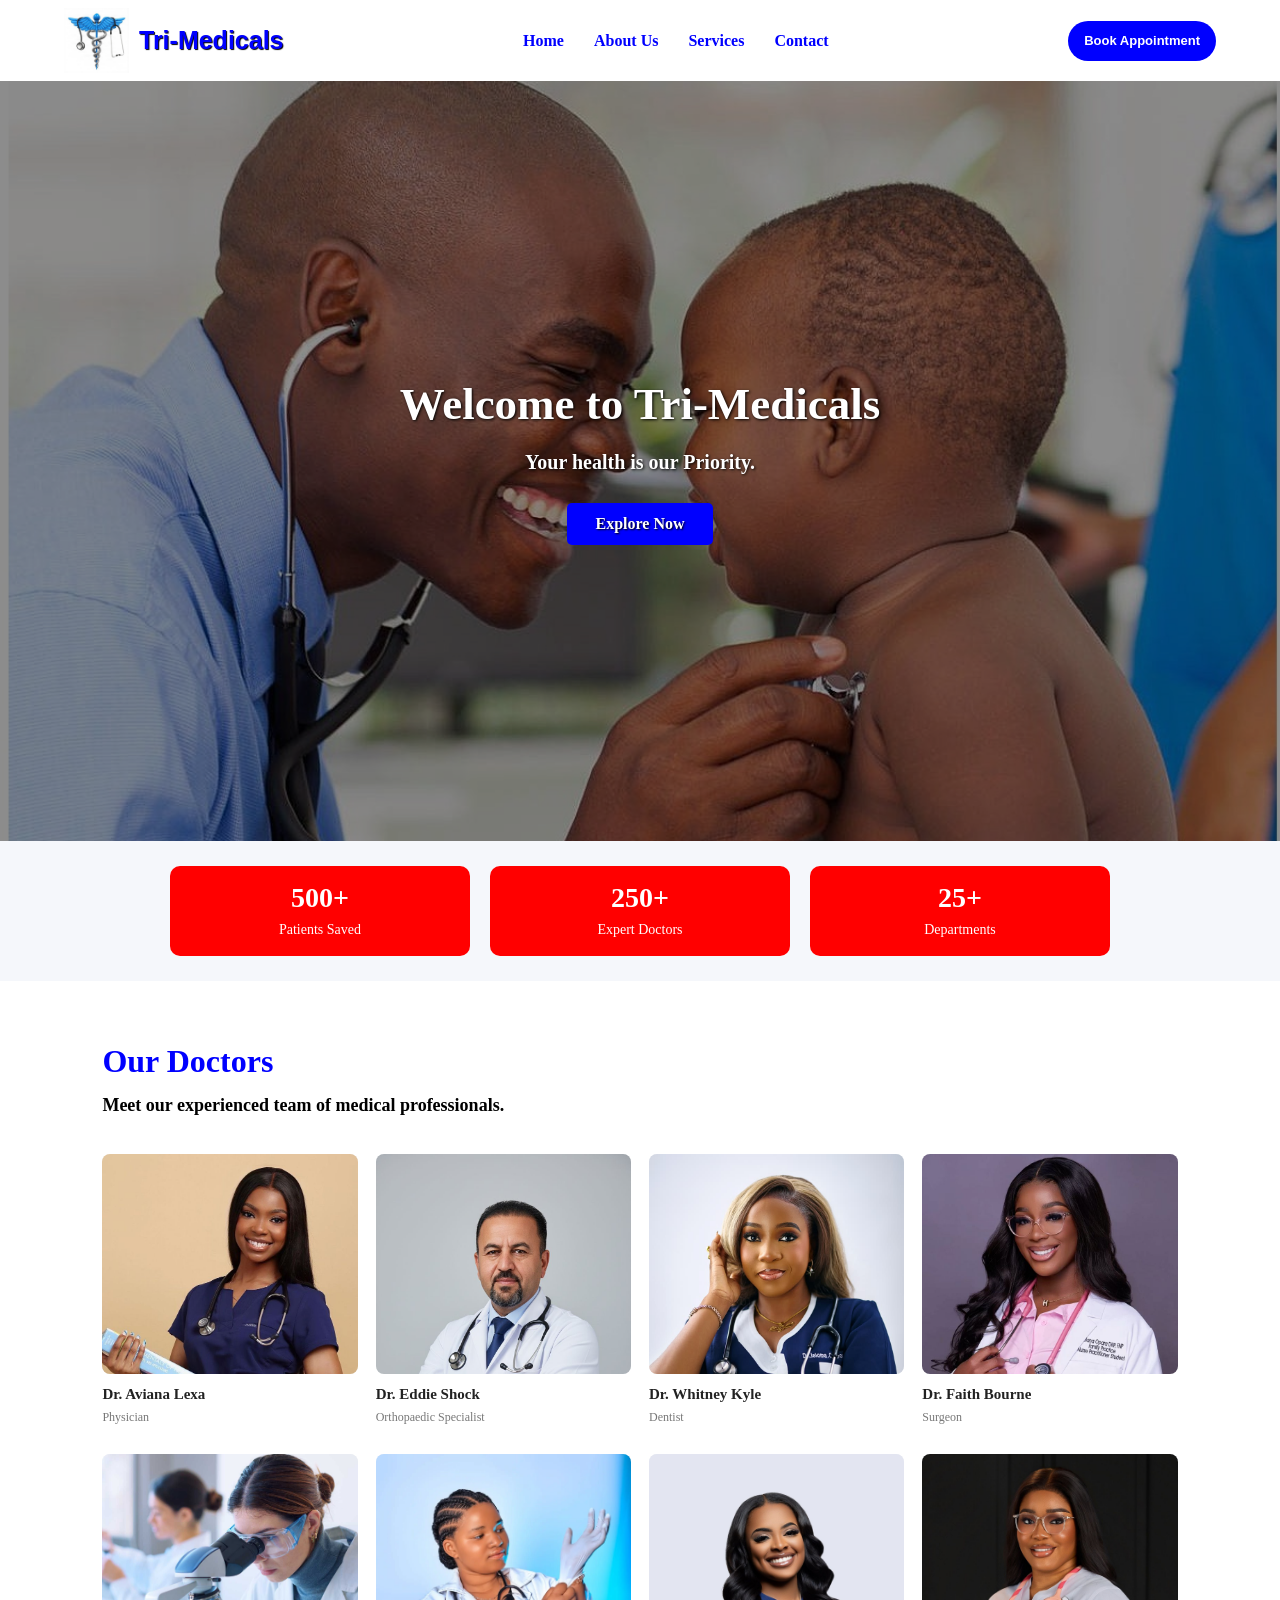
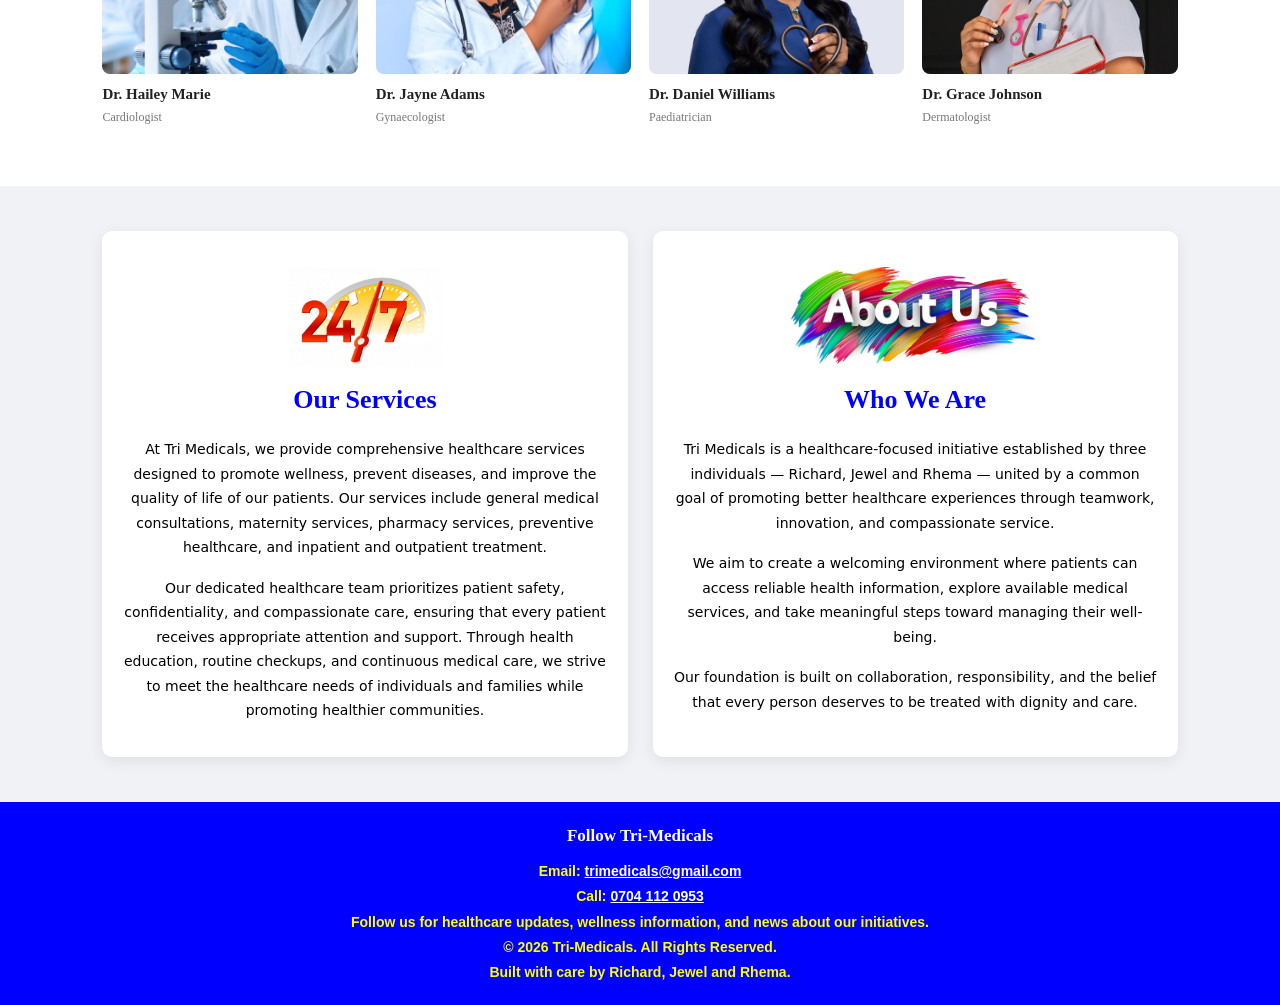
<file: index.html>
<!DOCTYPE html>
<html lang="en">

<head>
    <meta charset="UTF-8">
    <meta name="viewport" content="width=device-width, initial-scale=1.0">

    <title>Tri-Medicals | Quality Healthcare</title>

    <link rel="stylesheet" href="index.css">
</head>

<body>

    <!-- =========================
         HEADER
    ========================== -->

    <header class="header">

        <div class="logo">
            <img
                src="57fd39310b9ed215d905737ed5369419.jpg"
                alt="Tri-Medicals Logo"
                width="100"
                height="100"
            >
            <small>Tri-Medicals</small>
        </div>

        <nav aria-label="Main navigation">
            <a href="index.html">Home</a>
            <a href="#About">About Us</a>
            <a href="#Services">Services</a>
            <a href="#contact">Contact</a>
        </nav>

        <div class="buttn">
            <button type="button">
                <a href="book.html">Book Appointment</a>
            </button>
        </div>

    </header>


    <!-- =========================
         HERO SLIDER
    ========================== -->

    <section class="hero" aria-label="Welcome to Tri-Medicals">

        <div class="hero-content">

            <!-- SLIDE ONE -->

            <div class="slide slide1">

                <h1>Welcome to Tri-Medicals</h1>

                <p>Your health is our Priority.</p>

                <a href="#doctors" class="btn">
                    Explore Now
                </a>

            </div>


            <!-- SLIDE TWO -->

            <div class="slide slide2">

                <h1>Quality Healthcare</h1>

                <p>
                    Providing exceptional medical care
                    for your well-being.
                </p>

                <a href="jewel.html" class="btn">
                    Learn More
                </a>

            </div>


            <!-- SLIDE THREE -->

            <div class="slide slide3">

                <h1>Experience Excellence</h1>

                <p>
                    Providing outstanding healthcare services.
                </p>

                <a href="rema.html" class="btn">
                    Get Started
                </a>

            </div>

        </div>

    </section>


    <!-- =========================
         FLAUNT / STATISTICS
    ========================== -->

    <section class="flaunt" aria-label="Tri-Medicals statistics">

        <div class="flaunt-content">
            <h2>500+</h2>
            <p>Patients Saved</p>
        </div>

        <div class="flaunt-content">
            <h2>250+</h2>
            <p>Expert Doctors</p>
        </div>

        <div class="flaunt-content">
            <h2>25+</h2>
            <p>Departments</p>
        </div>

    </section>


    <!-- =========================
         DOCTORS SECTION
    ========================== -->

    <section class="doctors" id="doctors">

        <div class="doctors-heading">
            <h2>Our Doctors</h2>

            <p>
                Meet our experienced team of medical professionals.
            </p>
        </div>

        <div class="doctors-container">

            <div class="doctor">
                <div class="doctor-image">
                    <img
                        src="1a757b9acd0ac59963c30a7845293c76.jpg"
                        alt="Dr. Aviana Lexa"
                        loading="lazy"
                    >
                </div>
                <h3>Dr. Aviana Lexa</h3>
                <p>Physician</p>
            </div>


            <div class="doctor">
                <div class="doctor-image">
                    <img
                        src="f1638a3b734fa2c73a05cc1893f5796e.jpg"
                        alt="Dr. Eddie Shock"
                        loading="lazy"
                    >
                </div>
                <h3>Dr. Eddie Shock</h3>
                <p>Orthopaedic Specialist</p>
            </div>


            <div class="doctor">
                <div class="doctor-image">
                    <img
                        src="ee (1).jpg"
                        alt="Dr. Whitney Kyle"
                        loading="lazy"
                    >
                </div>
                <h3>Dr. Whitney Kyle</h3>
                <p>Dentist</p>
            </div>


            <div class="doctor">
                <div class="doctor-image">
                    <img
                        src="0347b9b4e133ac44768836cc714ef6ae.jpg"
                        alt="Dr. Faith Bourne"
                        loading="lazy"
                    >
                </div>
                <h3>Dr. Faith Bourne</h3>
                <p>Surgeon</p>
            </div>


            <div class="doctor">
                <div class="doctor-image">
                    <img
                        src="ca16efb843da4da2bc62c32de4078e88.jpg"
                        alt="Dr. Hailey Marie"
                        loading="lazy"
                    >
                </div>
                <h3>Dr. Hailey Marie</h3>
                <p>Cardiologist</p>
            </div>


            <div class="doctor">
                <div class="doctor-image">
                    <img
                        src="8018d96ec3105ccbb4c014d3eaa37e16.jpg"
                        alt="Dr. Jayne Adams"
                        loading="lazy"
                    >
                </div>
                <h3>Dr. Jayne Adams</h3>
                <p>Gynaecologist</p>
            </div>


            <div class="doctor">
                <div class="doctor-image">
                    <img
                        src="ee (2).jpg"
                        alt="Dr. Daniel Williams"
                        loading="lazy"
                    >
                </div>
                <h3>Dr. Daniel Williams</h3>
                <p>Paediatrician</p>
            </div>


            <div class="doctor">
                <div class="doctor-image">
                    <img
                        src="b3552e364f4a2244667522ef50757efb.jpg"
                        alt="Dr. Grace Johnson"
                        loading="lazy"
                    >
                </div>
                <h3>Dr. Grace Johnson</h3>
                <p>Dermatologist</p>
            </div>

        </div>

    </section>


    <!-- =========================
         ABOUT US AND SERVICES
    ========================== -->

    <section class="content" aria-label="About Tri-Medicals">

        <!-- OUR SERVICES -->

        <div class="content-section" id="Services">

            <div class="logos">
                <img
                    src="c5f24e0ccd34e02118a8fd1b642acce1.jpg"
                    alt="Tri-Medicals services"
                    width="150"
                    height="100"
                    loading="lazy"
                >
            </div>

            <h2>Our Services</h2>

            <p>
                At Tri Medicals, we provide comprehensive healthcare
                services designed to promote wellness, prevent diseases,
                and improve the quality of life of our patients.

                Our services include general medical consultations,
                maternity services, pharmacy services, preventive
                healthcare, and inpatient and outpatient treatment.
            </p>

            <p>
                Our dedicated healthcare team prioritizes patient safety,
                confidentiality, and compassionate care, ensuring that
                every patient receives appropriate attention and support.

                Through health education, routine checkups, and continuous
                medical care, we strive to meet the healthcare needs of
                individuals and families while promoting healthier
                communities.
            </p>

        </div>


        <!-- ABOUT US -->

        <div class="content-section" id="About">

            <div class="logos">
                <img
                    src="f0aa457db491c90fc447aba554504ecc.jpg"
                    alt="About Tri-Medicals"
                    width="250"
                    height="100"
                    loading="lazy"
                >
            </div>

            <h2>Who We Are</h2>

            <p>
                Tri Medicals is a healthcare-focused initiative
                established by three individuals — Richard, Jewel and
                Rhema — united by a common goal of promoting better
                healthcare experiences through teamwork, innovation,
                and compassionate service.
            </p>

            <p>
                We aim to create a welcoming environment where patients
                can access reliable health information, explore available
                medical services, and take meaningful steps toward
                managing their well-being.
            </p>

            <p>
                Our foundation is built on collaboration, responsibility,
                and the belief that every person deserves to be treated
                with dignity and care.
            </p>

        </div>

    </section>


    <!-- =========================
         FOOTER / CONTACT
    ========================== -->

    <footer id="contact">

        <h3>
            Follow Tri-Medicals
        </h3>

        <p>
            Email:
            <a href="mailto:trimedicals@gmail.com">
                trimedicals@gmail.com
            </a>
            <br>

            Call:
            <a href="tel:07041120953">
                0704 112 0953
            </a>
            <br>

            Follow us for healthcare updates, wellness information,
            and news about our initiatives.
        </p>

        <p>
            &copy; 2026 Tri-Medicals. All Rights Reserved.
            <br>
            Built with care by Richard, Jewel and Rhema.
        </p>

    </footer>

</body>
</html>
</file>
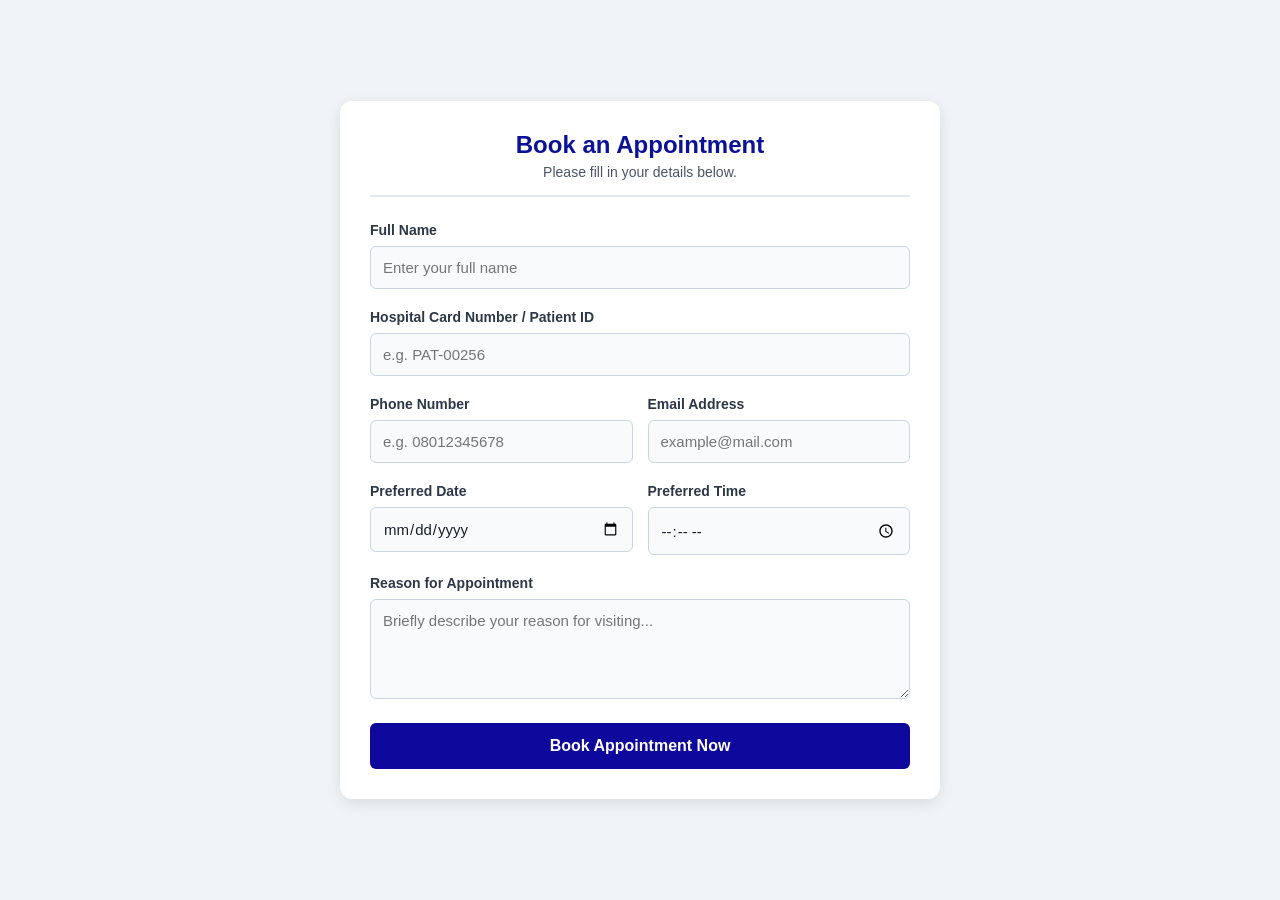
<file: book.html>
<!DOCTYPE html>
<html lang="en">
<head>
    <meta charset="UTF-8">
    <meta name="viewport" content="width=device-width, initial-scale=1.0">
    <title>Document</title>
    <link rel="stylesheet" href="book.css">
</head>
<body>
    
   <div class="container">
        <div class="header">
            <h2>Book an Appointment</h2>
            <p>Please fill in your details below.</p>
        </div>

        <form action="#" method="POST">
        
            <div class="form-group">
                <label for="fullname">Full Name</label>
                <input type="text" id="fullname" name="fullname" placeholder="Enter your full name" required>
            </div>

            <div class="form-group">
                <label for="card_number">Hospital Card Number / Patient ID</label>
                <input type="text" id="card_number" n placeholder="e.g. PAT-00256" required>
            </div>

            
            <div class="form-row">
                <div class="form-group">
                    <label for="phone">Phone Number</label>
                    <input type="tel" id="phone" placeholder="e.g. 08012345678" required>
                </div>
                <div class="form-group">
                    <label for="email">Email Address</label>
                    <input type="email" id="email" placeholder="example@mail.com" required>
                </div>
            </div>

            
            <div class="form-row">
                <div class="form-group">
                    <label for="date">Preferred Date</label>
                    <input type="date" id="date"  required>
                </div>
                <div class="form-group">
                    <label for="time">Preferred Time</label>
                    <input type="time" id="time"  required>
                </div>
            </div>

            
            <div class="form-group">
                <label for="reason">Reason for Appointment</label>
                <textarea id="reason" placeholder="Briefly describe your reason for visiting..." required></textarea>
            </div>

    
            <button type="submit" class="submit-btn">Book Appointment Now</button>
        </form>
    </div>

</body>
</html>
</file>
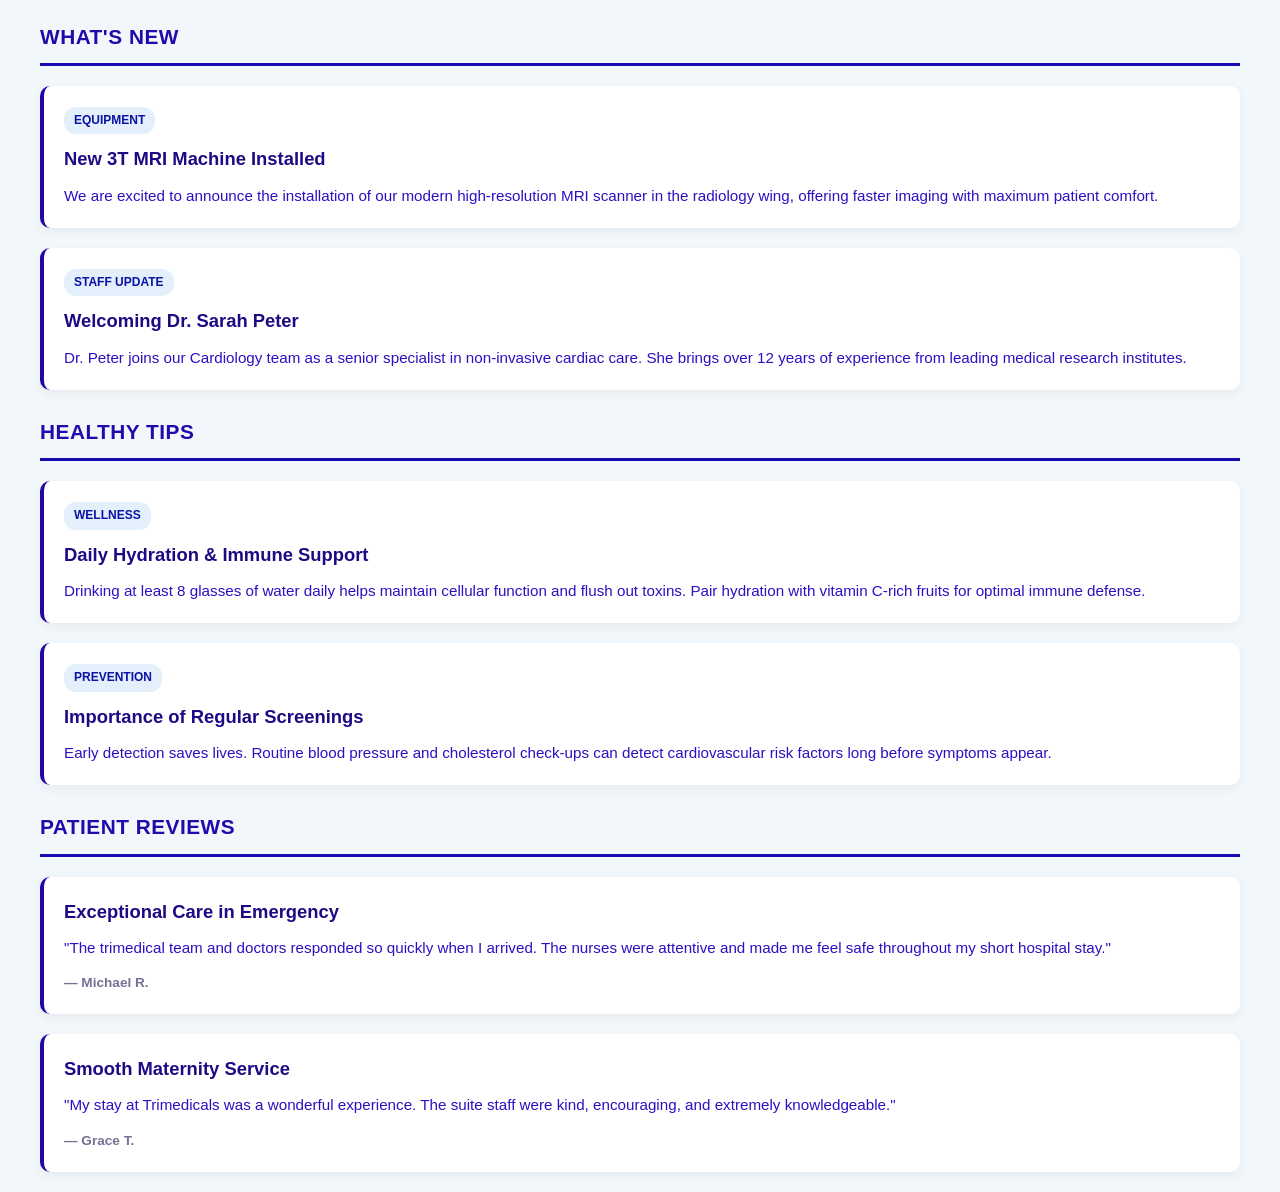
<file: jewel.html>
<!DOCTYPE html>
<html lang="en">
<head>
    <meta charset="UTF-8">
    <meta name="viewport" content="width=device-width, initial-scale=1.0">
    <title>Blog</title>
    <link rel="stylesheet" href="jewel.css">
</head>
<body>
    <div class="grid-container">

        <section class="column">
            <h2 class="column-title">What's New</h2>
            <article class="card">
                <span class="card-tag">Equipment</span>
                <h3>New 3T MRI Machine Installed</h3>
                <p>We are excited to announce the installation of our modern high-resolution MRI scanner in the radiology wing, offering faster imaging with maximum patient comfort.</p>
            </article>

            <article class="card">
                <span class="card-tag">Staff Update</span>
                <h3>Welcoming Dr. Sarah Peter</h3>
                <p>Dr. Peter joins our Cardiology team as a senior specialist in non-invasive cardiac care. She brings over 12 years of experience from leading medical research institutes.</p>
            </article>
        </section>

        
        <section class="column">
            <h2 class="column-title">Healthy Tips</h2>

            <article class="card">
                <span class="card-tag">Wellness</span>
                <h3>Daily Hydration & Immune Support</h3>
                <p>Drinking at least 8 glasses of water daily helps maintain cellular function and flush out toxins. Pair hydration with vitamin C-rich fruits for optimal immune defense.</p>
            </article>

            <article class="card">
                <span class="card-tag">Prevention</span>
                <h3>Importance of Regular Screenings</h3>
                <p>Early detection saves lives. Routine blood pressure and cholesterol check-ups can detect cardiovascular risk factors long before symptoms appear.</p>
            </article>
        </section>

        
        <section class="column">
            <h2 class="column-title">Patient Reviews</h2>

            <article class="card">
                <h3>Exceptional Care in Emergency</h3>
                <p>"The trimedical team and doctors responded so quickly when I arrived. The nurses were attentive and made me feel safe throughout my short hospital stay."</p>
                <div class="author">— Michael R.</div>
            </article>

            <article class="card">
                <h3>Smooth Maternity Service</h3>
                <p>"My stay at Trimedicals was a wonderful experience. The suite staff were kind, encouraging, and extremely knowledgeable."</p>
                <div class="author">— Grace T.</div>
            </article>
        </section>

    </div>


</body>
</html>
</file>
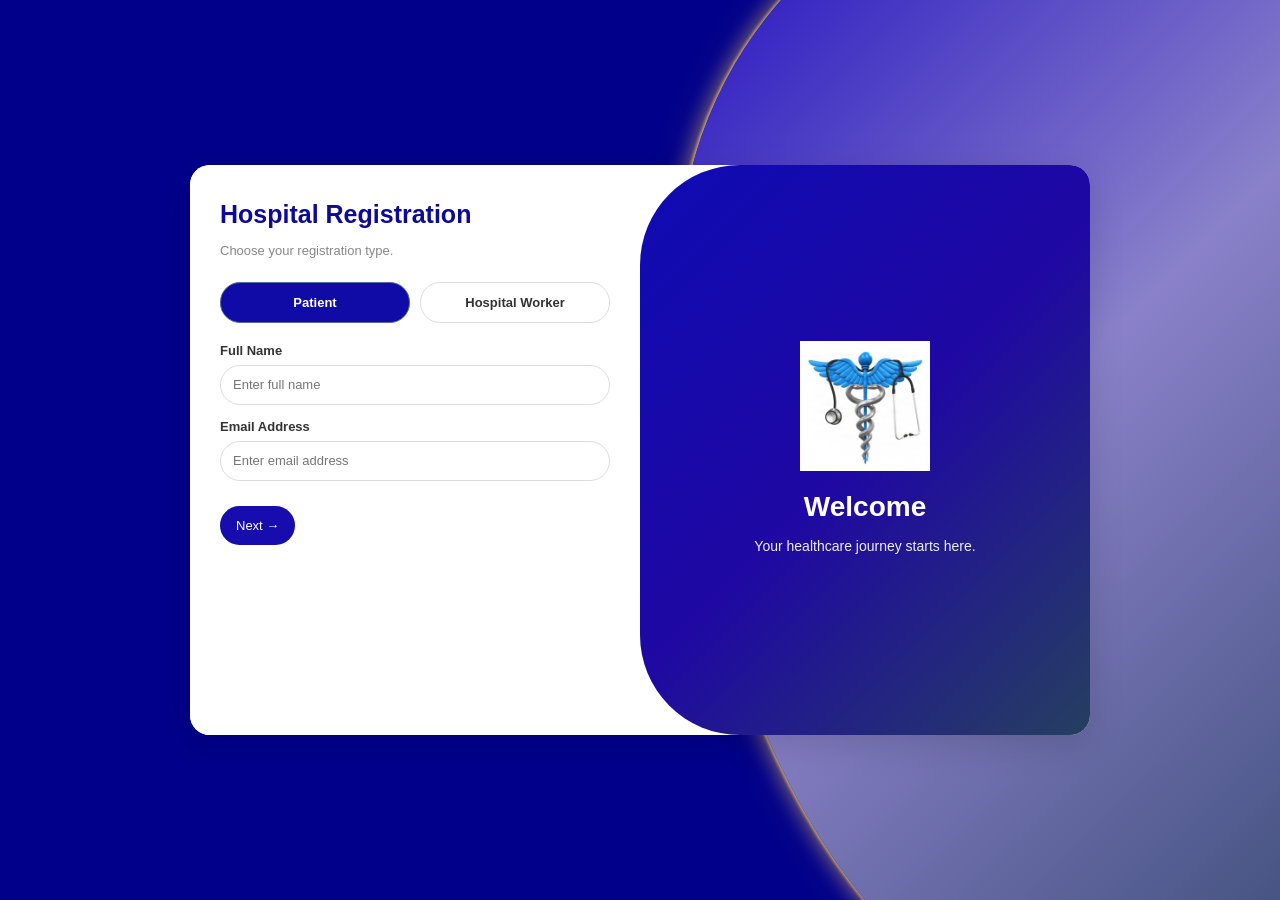
<file: rema.html>
<!DOCTYPE html>
<html lang="en">
<head>
    <meta charset="UTF-8">
    <meta name="viewport" content="width=device-width, initial-scale=1.0">
    <title>Hospital Registration Portal</title>
    <link rel="stylesheet" href="rema.css">
</head>
<body>

    <!-- Ambient Background -->
    <div class="ambient-background" aria-hidden="true">
        <div class="blue-wave"></div>
    </div>

    <main class="container">

        <!-- Registration Role -->
        <input type="radio" name="role" id="patient" checked>
        <input type="radio" name="role" id="worker">

        <!-- Registration Steps -->
        <input type="radio" name="step" id="step1" checked>
        <input type="radio" name="step" id="step2">
        <input type="radio" name="step" id="step3">
        <input type="radio" name="step" id="step4">

        <!-- Form Side -->
        <div class="form-side">

            <!-- STEP ONE -->
            <section class="form step-one">
                <h2>Hospital Registration</h2>
                <p>Choose your registration type.</p>

                <div class="role-choice">
                    <label for="patient">Patient</label>
                    <label for="worker">Hospital Worker</label>
                </div>

                <label for="full-name">Full Name</label>
                <input
                    type="text"
                    id="full-name"
                    name="full_name"
                    placeholder="Enter full name"
                    autocomplete="name"
                >

                <label for="email">Email Address</label>
                <input
                    type="email"
                    id="email"
                    name="email"
                    placeholder="Enter email address"
                    autocomplete="email"
                >

                <div class="buttons">
                    <label class="next" for="step2">Next →</label>
                </div>
            </section>

            <!-- STEP TWO -->
            <section class="form step-two">
                <h2>Personal Details</h2>
                <p>Please provide your personal information.</p>

                <div class="patient-only">
                    <label for="date-of-birth">Date of Birth</label>
                    <input
                        type="date"
                        id="date-of-birth"
                        name="date_of_birth"
                    >

                    <label for="gender">Gender (optional)</label>
                    <select id="gender" name="gender">
                        <option value="">Select</option>
                        <option value="female">Female</option>
                        <option value="male">Male</option>
                        <option value="prefer-not-to-say">Prefer not to say</option>
                    </select>
                </div>

                <div class="worker-only">
                    <label for="staff-id">Staff ID</label>
                    <input
                        type="text"
                        id="staff-id"
                        name="staff_id"
                        placeholder="Enter staff ID"
                    >

                    <label for="job-role">Job Role</label>
                    <input
                        type="text"
                        id="job-role"
                        name="job_role"
                        placeholder="Enter job role"
                    >
                </div>

                <label for="phone">Phone Number</label>
                <input
                    type="tel"
                    id="phone"
                    name="phone"
                    placeholder="Enter phone number"
                    autocomplete="tel"
                >

                <div class="buttons">
                    <label class="back" for="step1">← Back</label>
                    <label class="next" for="step3">Next →</label>
                </div>
            </section>

            <!-- STEP THREE -->
            <section class="form step-three">
                <h2>Additional Details</h2>
                <p>Complete your address and contact information.</p>

                <label for="country">Country</label>
                <input
                    type="text"
                    id="country"
                    name="country"
                    placeholder="Enter country"
                    autocomplete="country-name"
                >

                <label for="state">State / Region</label>
                <input
                    type="text"
                    id="state"
                    name="state"
                    placeholder="Enter state or region"
                >

                <label for="city">City</label>
                <input
                    type="text"
                    id="city"
                    name="city"
                    placeholder="Enter city"
                    autocomplete="address-level2"
                >

                <!-- Patient Details -->
                <div class="patient-only">
                    <label for="emergency-name">Emergency Contact Name</label>
                    <input
                        type="text"
                        id="emergency-name"
                        name="emergency_contact_name"
                        placeholder="Enter emergency contact name"
                    >

                    <label for="emergency-phone">Emergency Contact Phone</label>
                    <input
                        type="tel"
                        id="emergency-phone"
                        name="emergency_contact_phone"
                        placeholder="Enter emergency contact phone"
                    >
                </div>

                <!-- Hospital Worker Details -->
                <div class="worker-only">
                    <label for="department">Department</label>
                    <select id="department" name="department">
                        <option value="">Select department</option>
                        <option value="nursing">Nursing</option>
                        <option value="administration">Administration</option>
                        <option value="laboratory">Laboratory</option>
                        <option value="pharmacy">Pharmacy</option>
                        <option value="other">Other</option>
                    </select>
                </div>

                <div class="buttons">
                    <label class="back" for="step2">← Back</label>
                    <label class="next" for="step4">Next →</label>
                </div>
            </section>

            <!-- STEP FOUR -->
            <section class="form step-four">
                <h2>Review Registration</h2>
                <p>Please check your details before continuing.</p>

                <div class="patient-only">
                    <p>You selected Patient registration.</p>
                    <a class="finish" href="index.html">
                        Finish → Patient Page
                    </a>
                </div>

                <div class="worker-only">
                    <p>You selected Hospital Worker registration.</p>
                    <a class="finish" href="worker-page.html">
                        Finish → Worker Page
                    </a>
                </div>

                <div class="buttons">
                    <label class="back" for="step3">← Back</label>
                </div>
            </section>

        </div>

        <!-- Image Side -->
        <div class="image-side">

            <div class="image image-one">
                <img
                    src="57fd39310b9ed215d905737ed5369419.jpg"
                    alt="Hospital logo"
                    width="150"
                    height="150"
                    class="hospital-logo"
                >
                <h2>Welcome</h2>
                <p>Your healthcare journey starts here.</p>
            </div>

            <div class="image image-two">
                <img
                    src="57fd39310b9ed215d905737ed5369419.jpg"
                    alt="Hospital logo"
                    width="150"
                    height="150"
                    class="hospital-logo"
                >
                <h2>Personal Details</h2>
                <p>Complete your registration information.</p>
            </div>

            <div class="image image-three">
                <img
                    src="57fd39310b9ed215d905737ed5369419.jpg"
                    alt="Hospital logo"
                    width="150"
                    height="150"
                    class="hospital-logo"
                >
                <h2>Additional Details</h2>
                <p>Help us complete your profile.</p>
            </div>

            <div class="image image-four">
                <img
                    src="57fd39310b9ed215d905737ed5369419.jpg"
                    alt="Hospital logo"
                    width="150"
                    height="150"
                    class="hospital-logo"
                >
                <h2>Almost Done</h2>
                <p>Continue to your appropriate page.</p>
            </div>

        </div>

    </main>

</body>
</html>
</file>
<file: index.css>
/* =========================================
   1. GENERAL RESET
========================================= */

* {
    margin: 0;
    padding: 0;
    box-sizing: border-box;
    scroll-behavior: smooth;
}

body {
    width: 100%;
    font-family: "Times New Roman", serif;
    overflow-x: hidden;
}

img {
    max-width: 100%;
}


/* =========================================
   2. HEADER
========================================= */

.header {
    width: 100%;
    padding: 8px 5%;
    display: flex;
    justify-content: space-between;
    align-items: center;
    gap: 20px;
    background: white;
    position: relative;
    z-index: 10;
}

.logo {
    display: flex;
    align-items: center;
    gap: 10px;
    flex-shrink: 0;
}

.logo img {
    width: 65px;
    height: 65px;
    object-fit: contain;
}

.logo small {
    font-family: Verdana, Geneva, Tahoma, sans-serif;
    font-size: 25px;
    font-weight: bold;
    color: blue;
    text-shadow: 1px 1px 1px black;
}

nav {
    display: flex;
    align-items: center;
    justify-content: center;
    flex-wrap: wrap;
    gap: 10px;
}

nav a {
    display: inline-block;
    color: blue;
    text-decoration: none;
    font-size: 16px;
    font-weight: bold;
    padding: 10px;
    border-radius: 8px;
    transition: color 0.3s ease,
                background-color 0.3s ease,
                transform 0.3s ease;
}

nav a:hover {
    color: white;
    background-color: blue;
    transform: scale(1.04);
}


/* =========================================
   3. APPOINTMENT BUTTON
========================================= */

/* APPOINTMENT BUTTON */

.buttn {
    flex-shrink: 0;
}

.buttn button {
    display: inline-flex;
    align-items: center;
    justify-content: center;
    min-height: 40px;
    padding: 0;
    background-color: blue;
    border: none;
    border-radius: 30px;
    cursor: pointer;
    overflow: hidden;
    transition: background-color 0.3s ease,
                transform 0.3s ease;
}

.buttn button a {
    display: flex;
    align-items: center;
    justify-content: center;
    padding: 10px 16px;
    color: white;
    font-size: 13px;
    font-weight: bold;
    text-decoration: none;
    white-space: nowrap;
}

.buttn button:hover {
    background-color: darkorange;
    transform: scale(1.04);
}

/* MOBILE RESPONSIVENESS */

@media (max-width: 600px) {
    .buttn button {
        min-height: 38px;
    }

    .buttn button a {
        padding: 9px 14px;
        font-size: 12px;
    }
}

/* =========================================
   4. HERO SECTION
========================================= */

.hero {
    width: 100%;
    height: 85vh;
    min-height: 480px;
    max-height: 760px;
    position: relative;
    overflow: hidden;
}

.hero-content {
    display: flex;
    width: 100%;
    height: 100%;
    animation: slideImages 15s infinite;
}

.slide {
    position: relative;
    flex: 0 0 100%;
    width: 100%;
    height: 100%;
    display: flex;
    flex-direction: column;
    justify-content: center;
    align-items: center;
    padding: 30px;
    text-align: center;
    color: white;
    background-size: cover;
    background-position: center;
    background-repeat: no-repeat;
    overflow: hidden;
}

.slide::before {
    content: "";
    position: absolute;
    inset: 0;
    background: rgba(0, 0, 0, 0.45);
    z-index: 0;
}

.slide h1,
.slide p,
.slide .btn {
    position: relative;
    z-index: 1;
}

.slide h1 {
    width: 100%;
    max-width: 850px;
    font-size: 45px;
    line-height: 1.2;
    margin-bottom: 15px;
    font-weight: bold;
    text-shadow: 1px 1px 3px black;
    overflow-wrap: break-word;
}

.slide p {
    width: 100%;
    max-width: 700px;
    font-size: 20px;
    line-height: 1.6;
    margin-bottom: 25px;
    font-weight: bold;
    text-shadow: 1px 1px 3px black;
}

.btn {
    display: inline-block;
    padding: 12px 28px;
    background: blue;
    color: white;
    font-weight: bold;
    text-decoration: none;
    border-radius: 5px;
    text-shadow: 1px 1px 2px black;
    transition: background-color 0.3s ease,
                transform 0.3s ease;
}

.btn:hover {
    background: darkorange;
    transform: scale(1.05);
}


/* =========================================
   5. HERO BACKGROUND IMAGES
========================================= */

.slide1 {
    background-image: url("06338c5618390aa8daa78da139a092a7.jpg");
}

.slide2 {
    background-image: url("8f6bf9ec757c823ac76cba3bd593ddc8.jpg");
}

.slide3 {
    background-image: url("fb2cb95fa4006c849cd79988b7103ccd.jpg");
}


/* =========================================
   6. SLIDER ANIMATION
========================================= */

@keyframes slideImages {
    0%, 30% {
        transform: translateX(0);
    }

    33%, 63% {
        transform: translateX(-100%);
    }

    66%, 96% {
        transform: translateX(-200%);
    }

    100% {
        transform: translateX(0);
    }
}


/* =========================================
   7. STATISTICS
========================================= */

.flaunt {
    position: relative;
    width: 100%;
    padding: 25px 8%;
    display: flex;
    justify-content: center;
    align-items: stretch;
    gap: 20px;
    text-align: center;
    background: #f5f7fb;
}

.flaunt-content {
    flex: 1;
    min-width: 0;
    max-width: 300px;
    min-height: 90px;
    padding: 15px;
    display: flex;
    flex-direction: column;
    justify-content: center;
    align-items: center;
    background-color: red;
    color: white;
    border-radius: 10px;
    overflow-wrap: break-word;
    transition: background-color 0.3s ease,
                transform 0.3s ease;
}

.flaunt-content h2 {
    font-size: 28px;
    margin-bottom: 5px;
}

.flaunt-content p {
    font-size: 14px;
    line-height: 1.5;
}

.flaunt-content:hover {
    color: yellow;
    background-color: darkred;
    transform: translateY(-3px);
}


/* =========================================
   8. DOCTORS SECTION
========================================= */

.doctors {
    padding: 60px 8%;
    background: white;
}

.doctors-heading {
    margin-bottom: 35px;
}

.doctors-heading h2 {
    font-size: 32px;
    line-height: 1.3;
    color: blue;
    margin-bottom: 8px;
}

.doctors-heading p {
    color: black;
    font-size: 18px;
    font-weight: bold;
    line-height: 1.6;
}

.doctors-container {
    display: grid;
    grid-template-columns: repeat(4, minmax(0, 1fr));
    gap: 28px 18px;
    max-width: 1200px;
    margin: 0 auto;
}

.doctor {
    min-width: 0;
    background: transparent;
}

.doctor-image {
    width: 100%;
    height: 220px;
    overflow: hidden;
    border-radius: 8px;
    background: #f0f3f5;
}

.doctor-image img {
    width: 100%;
    height: 100%;
    display: block;
    object-fit: cover;
    object-position: center top;
    transition: transform 0.35s ease;
}

.doctor:hover .doctor-image img {
    transform: scale(1.04);
}

.doctor h3 {
    color: #222;
    font-size: 15px;
    line-height: 1.4;
    margin: 10px 0 3px;
    font-weight: 600;
}

.doctor p {
    color: #777;
    font-size: 12px;
    line-height: 1.5;
}


/* =========================================
   9. ABOUT US AND SERVICES
========================================= */

.content {
    width: 100%;
    padding: 45px 8%;
    display: flex;
    justify-content: center;
    align-items: stretch;
    gap: 25px;
    height: auto;
    min-height: 0;
    background: #f0f2f5;
}

.content-section {
    flex: 1;
    min-width: 0;
    min-height: 0;
    padding: 25px 20px;
    background: white;
    border: 1px solid transparent;
    border-radius: 10px;
    box-shadow: 0 4px 15px rgba(0, 0, 0, 0.08);
    text-align: center;
    transition: transform 0.3s ease,
                box-shadow 0.3s ease,
                border-color 0.3s ease;
    animation: fadeInUp 0.8s ease both;
}

.content-section:hover {
    transform: translateY(-5px);
    box-shadow: 0 12px 25px rgba(0, 70, 140, 0.12);
    border-color: blue;
}

@keyframes fadeInUp {
    from {
        opacity: 0;
        transform: translateY(20px);
    }

    to {
        opacity: 1;
        transform: translateY(0);
    }
}

.logos {
    padding-top: 10px;
    margin-bottom: 15px;
}

.logos img {
    display: block;
    width: auto;
    max-width: 100%;
    height: 100px;
    object-fit: contain;
    margin: 0 auto;
}

.content-section h2 {
    color: blue;
    font-size: 26px;
    line-height: 1.35;
    margin-bottom: 12px;
    font-family: Georgia, "Times New Roman", Times, serif;
}

.content-section p {
    padding: 8px 0;
    margin: 0;
    text-align: center;
    font-family: system-ui, -apple-system, BlinkMacSystemFont,
        "Segoe UI", Roboto, Oxygen, Ubuntu, Cantarell,
        "Open Sans", "Helvetica Neue", sans-serif;
    font-size: 14px;
    font-weight: 500;
    line-height: 1.75;
    overflow-wrap: break-word;
}


/* =========================================
   10. FOOTER
========================================= */

footer {
    width: 100%;
    padding: 20px 15px;
    background: blue;
    text-align: center;
}

footer h3 {
    color: white;
    font-size: 17px;
    line-height: 1.6;
    margin-bottom: 10px;
}

footer p {
    color: yellow;
    font-weight: bold;
    font-family: "Trebuchet MS", "Lucida Sans Unicode",
        "Lucida Grande", "Lucida Sans", Arial, sans-serif;
    font-size: 14px;
    line-height: 1.8;
    overflow-wrap: break-word;
}

footer a {
    color: white;
    overflow-wrap: anywhere;
}

footer .copyright {
    margin-top: 12px;
}


/* =========================================
   11. TABLETS
========================================= */

@media (min-width: 601px) and (max-width: 900px) {

    .header {
        padding: 12px 4%;
        flex-wrap: wrap;
        justify-content: center;
        gap: 12px;
    }

    .logo img {
        width: 55px;
        height: 55px;
    }

    .logo small {
        font-size: 22px;
    }

    nav {
        gap: 5px;
    }

    nav a {
        font-size: 14px;
        padding: 8px;
    }

    .hero {
        height: 75vh;
        min-height: 450px;
    }

    .slide h1 {
        font-size: 36px;
    }

    .slide p {
        font-size: 17px;
    }

    .flaunt {
        padding: 22px 5%;
        gap: 12px;
    }

    .flaunt-content h2 {
        font-size: 24px;
    }

    .doctors {
        padding: 45px 5%;
    }

    .doctors-container {
        grid-template-columns: repeat(3, minmax(0, 1fr));
        gap: 24px 15px;
    }

    .doctor-image {
        height: 200px;
    }

    .content {
        padding: 35px 5%;
        gap: 18px;
    }

    .content-section {
        padding: 20px 14px;
    }

    .content-section h2 {
        font-size: 23px;
    }

    .content-section p {
        font-size: 13px;
        line-height: 1.7;
    }

    .logos img {
        height: 85px;
    }
}


/* =========================================
   12. MOBILE PHONES
========================================= */

@media (max-width: 600px) {

    /* HEADER */

    .header {
        flex-direction: column;
        justify-content: center;
        align-items: center;
        padding: 12px 4%;
        gap: 12px;
    }

    .logo img {
        width: 48px;
        height: 48px;
    }

    .logo small {
        font-size: 21px;
    }

    nav {
        width: 100%;
        gap: 3px;
    }

    nav a {
        font-size: 12px;
        padding: 8px 6px;
    }

    .appointment-btn {
        min-height: 38px;
        padding: 9px 14px;
        font-size: 12px;
    }

    /* HERO */

    .hero {
        height: 65vh;
        min-height: 400px;
        max-height: 560px;
    }

    .slide {
        padding: 20px 16px;
    }

    .slide h1 {
        max-width: 420px;
        font-size: clamp(24px, 6vw, 30px);
        line-height: 1.25;
        margin-bottom: 12px;
    }

    .slide p {
        max-width: 380px;
        font-size: 15px;
        line-height: 1.55;
        margin-bottom: 18px;
    }

    .slide .btn {
        padding: 10px 20px;
        font-size: 14px;
    }

    /* STATISTICS */

    .flaunt {
        flex-direction: column;
        align-items: stretch;
        gap: 12px;
        padding: 20px 5%;
    }

    .flaunt-content {
        flex: none;
        width: 100%;
        max-width: none;
        min-height: 70px;
        padding: 12px;
    }

    .flaunt-content h2 {
        font-size: 24px;
    }

    .flaunt-content p {
        font-size: 13px;
    }

    /* DOCTORS */

    .doctors {
        padding: 35px 5%;
    }

    .doctors-heading {
        margin-bottom: 22px;
    }

    .doctors-heading h2 {
        font-size: 26px;
    }

    .doctors-heading p {
        font-size: 15px;
        line-height: 1.6;
    }

    .doctors-container {
        grid-template-columns: repeat(2, minmax(0, 1fr));
        gap: 20px 12px;
    }

    .doctor-image {
        height: 165px;
    }

    .doctor h3 {
        font-size: 13px;
    }

    .doctor p {
        font-size: 11px;
    }

    /* ABOUT AND SERVICES */

    .content {
        flex-direction: column;
        align-items: stretch;
        gap: 16px;
        padding: 25px 5%;
        min-height: 0;
        height: auto;
    }

    .content-section {
        flex: none;
        width: 100%;
        min-width: 0;
        min-height: 0;
        height: auto;
        padding: 18px 15px;
        box-shadow: 0 3px 12px rgba(0, 0, 0, 0.07);
        animation: none;
    }

    .content-section:hover {
        transform: none;
    }

    .logos {
        padding-top: 5px;
        margin-bottom: 12px;
    }

    .logos img {
        height: 70px;
        max-width: 85%;
    }

    .content-section h2 {
        font-size: 22px;
        margin-bottom: 8px;
    }

    .content-section p {
        font-size: 13px;
        line-height: 1.65;
        font-weight: 400;
        padding: 6px 0;
    }

    /* FOOTER */

    footer {
        padding: 18px 12px;
    }

    footer h3 {
        font-size: 15px;
    }

    footer p {
        font-size: 12px;
        line-height: 1.8;
    }
}


/* =========================================
   13. VERY SMALL PHONES
========================================= */

@media (max-width: 380px) {

    .header {
        padding: 10px 3%;
    }

    .logo img {
        width: 42px;
        height: 42px;
    }

    .logo small {
        font-size: 18px;
    }

    nav a {
        font-size: 11px;
        padding: 7px 5px;
    }

    .hero {
        height: 60vh;
        min-height: 370px;
        max-height: 480px;
    }

    .slide {
        padding: 18px 12px;
    }

    .slide h1 {
        font-size: 24px;
    }

    .slide p {
        font-size: 13px;
    }

    .slide .btn {
        padding: 9px 16px;
        font-size: 12px;
    }

    .flaunt {
        padding: 15px 4%;
        gap: 10px;
    }

    .flaunt-content h2 {
        font-size: 22px;
    }

    .doctors {
        padding: 28px 4%;
    }

    .doctors-heading h2 {
        font-size: 23px;
    }

    .doctors-heading p {
        font-size: 13px;
    }

    .doctors-container {
        gap: 17px 8px;
    }

    .doctor-image {
        height: 135px;
    }

    .doctor h3 {
        font-size: 12px;
    }

    .doctor p {
        font-size: 10px;
    }

    .content {
        padding: 18px 4%;
        gap: 12px;
    }

    .content-section {
        padding: 16px 12px;
    }

    .logos img {
        height: 60px;
    }

    .content-section h2 {
        font-size: 20px;
    }

    .content-section p {
        font-size: 12px;
        line-height: 1.65;
    }

    footer h3 {
        font-size: 14px;
    }

    footer p {
        font-size: 11px;
    }
}


/* =========================================
   14. ACCESSIBILITY
========================================= */

@media (prefers-reduced-motion: reduce) {

    *,
    *::before,
    *::after {
        scroll-behavior: auto !important;
        animation-duration: 0.01ms !important;
        animation-iteration-count: 1 !important;
        transition-duration: 0.01ms !important;
    }
}
</file>
<file: book.css>
* {
            box-sizing: border-box;
            margin: 0;
            padding: 0;
            font-family: 'Segoe UI', Tahoma, Geneva, Verdana, sans-serif;
        }

        body {
            background-color: #f0f4f8;
            color: #333333;
            display: flex;
            justify-content: center;
            align-items: center;
            min-height: 100vh;
            padding: 20px;
        }

        .container {
            background-color: #ffffff;
            width: 100%;
            max-width: 600px;
            padding: 30px;
            border-radius: 12px;
            box-shadow: 0 4px 15px rgba(0, 0, 0, 0.1);
        }

        .header {
            text-align: center;
            margin-bottom: 25px;
            border-bottom: 2px solid #e2e8f0;
            padding-bottom: 15px;
        }

        .header h2 {
            color: #0b1297;
            font-size: 24px;
            margin-bottom: 5px;
        }

        .header p {
            color: #4a5568;
            font-size: 14px;
        }

        .form-group {
            margin-bottom: 20px;
        }

        .form-row {
            display: flex;
            gap: 15px;
        }

        .form-row .form-group {
            flex: 1;
        }

        label {
            display: block;
            font-weight: 600;
            margin-bottom: 8px;
            color: #2d3748;
            font-size: 14px;
        }

        input[type="text"],
        input[type="email"],
        input[type="tel"],
        input[type="date"],
        input[type="time"],
        textarea {
            width: 100%;
            padding: 12px;
            border: 1px solid #cbd5e0;
            border-radius: 6px;
            font-size: 15px;
            color: #1a202c;
            background-color: #f8fafc;
            transition: border-color 0.2s, background-color 0.2s;
        }

        input:focus,
        textarea:focus {
            outline: none;
            border-color: #2008a9;
            background-color: #ffffff;
        }

        textarea {
            resize: vertical;
            min-height: 100px;
        }

        .submit-btn {
            width: 100%;
            background-color: #0f089c;
            color: #ffffff;
            border: none;
            padding: 14px;
            font-size: 16px;
            font-weight: bold;
            border-radius: 6px;
            cursor: pointer;
            transition: background-color 0.2s;
        }

        .submit-btn:hover {
            background-color: #150797;
        }

        @media (max-width: 480px) {
            .form-row {
                flex-direction: column;
                gap: 0;
            }
        }
</file>
<file: jewel.css>
*{
    box-sizing: border-box;
    margin: 0;
    padding: 0;
    font-family: 'Segoe UI', Tahoma, Geneva, Verdana, sans-serif 
}
body {
  background-color: #f2f7fc;
  color: #08089e;
  line-height: 1.6;
  padding: 20px;
}

.grid-container {
     display: grid;
         grid-template-columns: 1fr;
     gap: 25px;
     max-width: 1200px;
     margin: 0 auto;
}
.column {
    display: flex;
    flex-direction: column;
    gap: 20px;
}

.column-title {
      font-size: 1.3rem;
      color: #1f0aab;
      padding-bottom: 10px;
    border-bottom: 3px solid #1a0cb4;
      text-transform: uppercase;
      letter-spacing: 0.5px;
}
.card{
    background: #ffffff;
     border-radius: 10px;
     padding: 20px;
     box-shadow: 0 4px 12px rgba(0, 0, 0, 0.05);
     border-left: 4px solid #2406a5;
     transition: transform 0.2s ease, box-shadow 0.2s ease;
}
    
     
.card:hover{
     transform: translateY(-3px);
     box-shadow: 0 6px 16px rgba(0, 0, 0, 0.1);
}
.card-tag{
     display: inline-block; 
     margin-bottom: 10px;
     text-transform: uppercase;
    background-color: #e3f0fc;
    color: #0b12a5;
     font-size: 0.75rem;
     font-weight: bold;
     padding: 4px 10px;
     border-radius:12px;

}
.card h3 {
     font-size: 1.15rem;
     color: #1f0984;
     margin-bottom: 10px;
}

.card p {
    font-size: 0.95rem;
    color: #2d0fc4;
}

.stars {
     color: #F6AD55;
     margin-bottom: 8px;
     font-size: 1.1rem;
}

.author {
  margin-top: 12px;
  font-size: 0.85rem;
  font-weight: bold;
  color: #757196;
}

        
        @media (max-width: 768px) {
            .grid-container {
                grid-template-columns: 1fr;
            }

            body {
                padding: 10px;
            }
        }
</file>
<file: rema.css>
/*   GENERAL RESET
 */

* {
    margin: 0;
    padding: 0;
    box-sizing: border-box;
}

html {
    scroll-behavior: smooth;
}

body {
    min-height: 100vh;
    display: flex;
    justify-content: center;
    align-items: center;
    padding: 20px;
    background: darkblue;
    font-family: Arial, sans-serif;
}

/* =========================
   ANIMATED BACKGROUND
========================= */

.ambient-background {
    position: fixed;
    inset: 0;
    overflow: hidden;
    pointer-events: none;
    z-index: 0;
}

.blue-wave {
    position: absolute;
    width: 65vw;
    height: 130vh;
    top: -15vh;
    right: -18vw;

    background: linear-gradient(
        135deg,
        #1b08c1,
        #8a81ca 45%,
        #263F60
    );

    border-radius: 48% 0 0 52% / 35% 0 0 65%;

    box-shadow:
        -2px 0 3px #C6A16B,
        -5px 0 18px rgba(198, 161, 107, 0.55),
        -10px 0 35px rgba(198, 161, 107, 0.16);

    animation:
        waveMove 12s ease-in-out infinite alternate,
        waveShape 9s ease-in-out infinite alternate;
}

@keyframes waveMove {
    from {
        transform: translateX(0);
    }

    to {
        transform: translateX(-35px);
    }
}

@keyframes waveShape {
    from {
        border-radius: 48% 0 0 52% / 35% 0 0 65%;
    }

    to {
        border-radius: 40% 0 0 60% / 45% 0 0 55%;
    }
}

/* =========================
   MAIN REGISTRATION BOX
========================= */

.container {
    position: relative;
    z-index: 1;
    width: 900px;
    max-width: 100%;
    height: 570px;
    border-radius: 20px;
    background: white;
    box-shadow: 0 10px 35px #0002;
    overflow: hidden;
}

/* Hide radio buttons */

.container > input[type="radio"] {
    display: none;
}

/* =========================
   FORM AND IMAGE PANELS
========================= */

.form-side,
.image-side {
    position: absolute;
    top: 0;
    width: 50%;
    height: 100%;
    min-width: 0;
    transition: transform 0.7s ease;
}

.form-side {
    left: 0;
    padding: 30px;
    background: white;
    z-index: 2;

    /* Allow longer steps to scroll */
    overflow-y: auto;
    overflow-x: hidden;
    scrollbar-width: thin;
}

.image-side {
    right: 0;
    display: flex;
    justify-content: center;
    align-items: center;
    padding: 25px;
    text-align: center;
    color: white;

    background: linear-gradient(
        135deg,
        #0e0bb3,
        #1f08a3 50%,
        #263F60
    );

    border-radius: 100px 0 0 100px;
    z-index: 3;
}

/* =========================
   FORM STEPS
========================= */

.form,
.image {
    display: none;
}

.form {
    width: 100%;
}

.form h2 {
    color: #0d0a96;
    font-size: 25px;
    margin: 5px 0 12px;
}

.form p {
    color: #888;
    font-size: 13px;
    line-height: 1.6;
    margin-bottom: 12px;
}

/* Uniform field labels */

.form > label,
.patient-only > label,
.worker-only > label {
    display: block;
    margin: 14px 0 7px;
    font-size: 13px;
    font-weight: bold;
    color: #333;
}

/* =========================
   INPUTS AND SELECT MENUS
========================= */

.form input:not([type="radio"]),
.form select {
    display: block;
    width: 100%;
    height: 40px;
    padding: 10px 12px;
    border: 1px solid #ddd;
    border-radius: 25px;
    background: white;
    outline: none;
    font-family: inherit;
    font-size: 13px;
    color: #333;
    margin-bottom: 4px;
}

.form input:focus,
.form select:focus {
    border-color: #55acee;
    box-shadow: 0 0 0 2px rgba(85, 172, 238, 0.12);
}

/* =========================
   PATIENT / WORKER CHOICE
========================= */

.role-choice {
    display: flex;
    gap: 10px;
    margin: 20px 0;
}

.role-choice label {
    flex: 1;
    padding: 12px 5px;
    border: 1px solid #ddd;
    border-radius: 20px;
    text-align: center;
    font-size: 13px;
    cursor: pointer;
    font-weight: bold;
    color: #333;
    margin: 0;
    transition: background 0.3s, color 0.3s;
}

#patient:checked ~ .form-side
.role-choice label[for="patient"],
#worker:checked ~ .form-side
.role-choice label[for="worker"] {
    color: white;
    background: #100aa7;
    border-color: #536F91;
}

/* =========================
   PATIENT / WORKER FIELDS
========================= */

.patient-only,
.worker-only {
    display: none;
}

#patient:checked ~ .form-side .patient-only {
    display: block;
}

#worker:checked ~ .form-side .worker-only {
    display: block;
}

/* =========================
   DISPLAY SELECTED STEP
========================= */

#step1:checked ~ .form-side .step-one,
#step2:checked ~ .form-side .step-two,
#step3:checked ~ .form-side .step-three,
#step4:checked ~ .form-side .step-four {
    display: block;
}

#step1:checked ~ .image-side .image-one,
#step2:checked ~ .image-side .image-two,
#step3:checked ~ .image-side .image-three,
#step4:checked ~ .image-side .image-four {
    display: block;
}

/* =========================
   ORIGINAL PANEL SHIFTING
========================= */

#step2:checked ~ .form-side,
#step4:checked ~ .form-side {
    transform: translateX(100%);
}

#step2:checked ~ .image-side,
#step4:checked ~ .image-side {
    transform: translateX(-100%);
    border-radius: 0 100px 100px 0;
}

/* =========================
   IMAGE PANEL CONTENT
========================= */

.image img {
    display: block;
    width: 130px;
    height: 130px;
    object-fit: contain;
    margin: 0 auto 20px;
}

.image h2 {
    font-size: 28px;
    margin-bottom: 12px;
}

.image p {
    color: #eee;
    font-size: 14px;
    line-height: 1.7;
}

/* =========================
   NEXT AND BACK BUTTONS
========================= */

.buttons {
    display: flex;
    justify-content: space-between;
    align-items: center;
    gap: 10px;
    margin-top: 25px;
}

.next,
.back,
.finish {
    display: inline-block;
    padding: 12px 16px;
    border: none;
    border-radius: 25px;
    background: #170cad;
    color: white;
    font-size: 13px;
    text-decoration: none;
    text-align: center;
    cursor: pointer;
    transition: background 0.3s;
}

.back {
    background: #536F91;
}

.next:hover,
.back:hover,
.finish:hover {
    background: #090582;
}

/* Prevent button labels from inheriting field spacing */

.buttons label {
    margin: 0;
    font-weight: normal;
}

/* =========================
   SMALL SCREEN RESPONSIVENESS
========================= */

@media (max-width: 650px) {
    body {
        padding: 12px;
        align-items: flex-start;
    }

    .container {
        width: 100%;
        height: auto;
        min-height: 570px;
    }

    .form-side {
        position: relative;
        width: 100%;
        height: auto;
        min-height: 570px;
        padding: 25px 20px;
        overflow-y: visible;
    }

    .image-side {
        display: none;
    }

    /* Disable desktop panel movement on mobile */
    #step2:checked ~ .form-side,
    #step4:checked ~ .form-side {
        transform: none;
    }

    .blue-wave {
        width: 100vw;
        right: -40vw;
    }

    .form h2 {
        font-size: 22px;
    }

    .role-choice {
        gap: 8px;
    }

    .role-choice label {
        font-size: 12px;
    }
}
</file>
